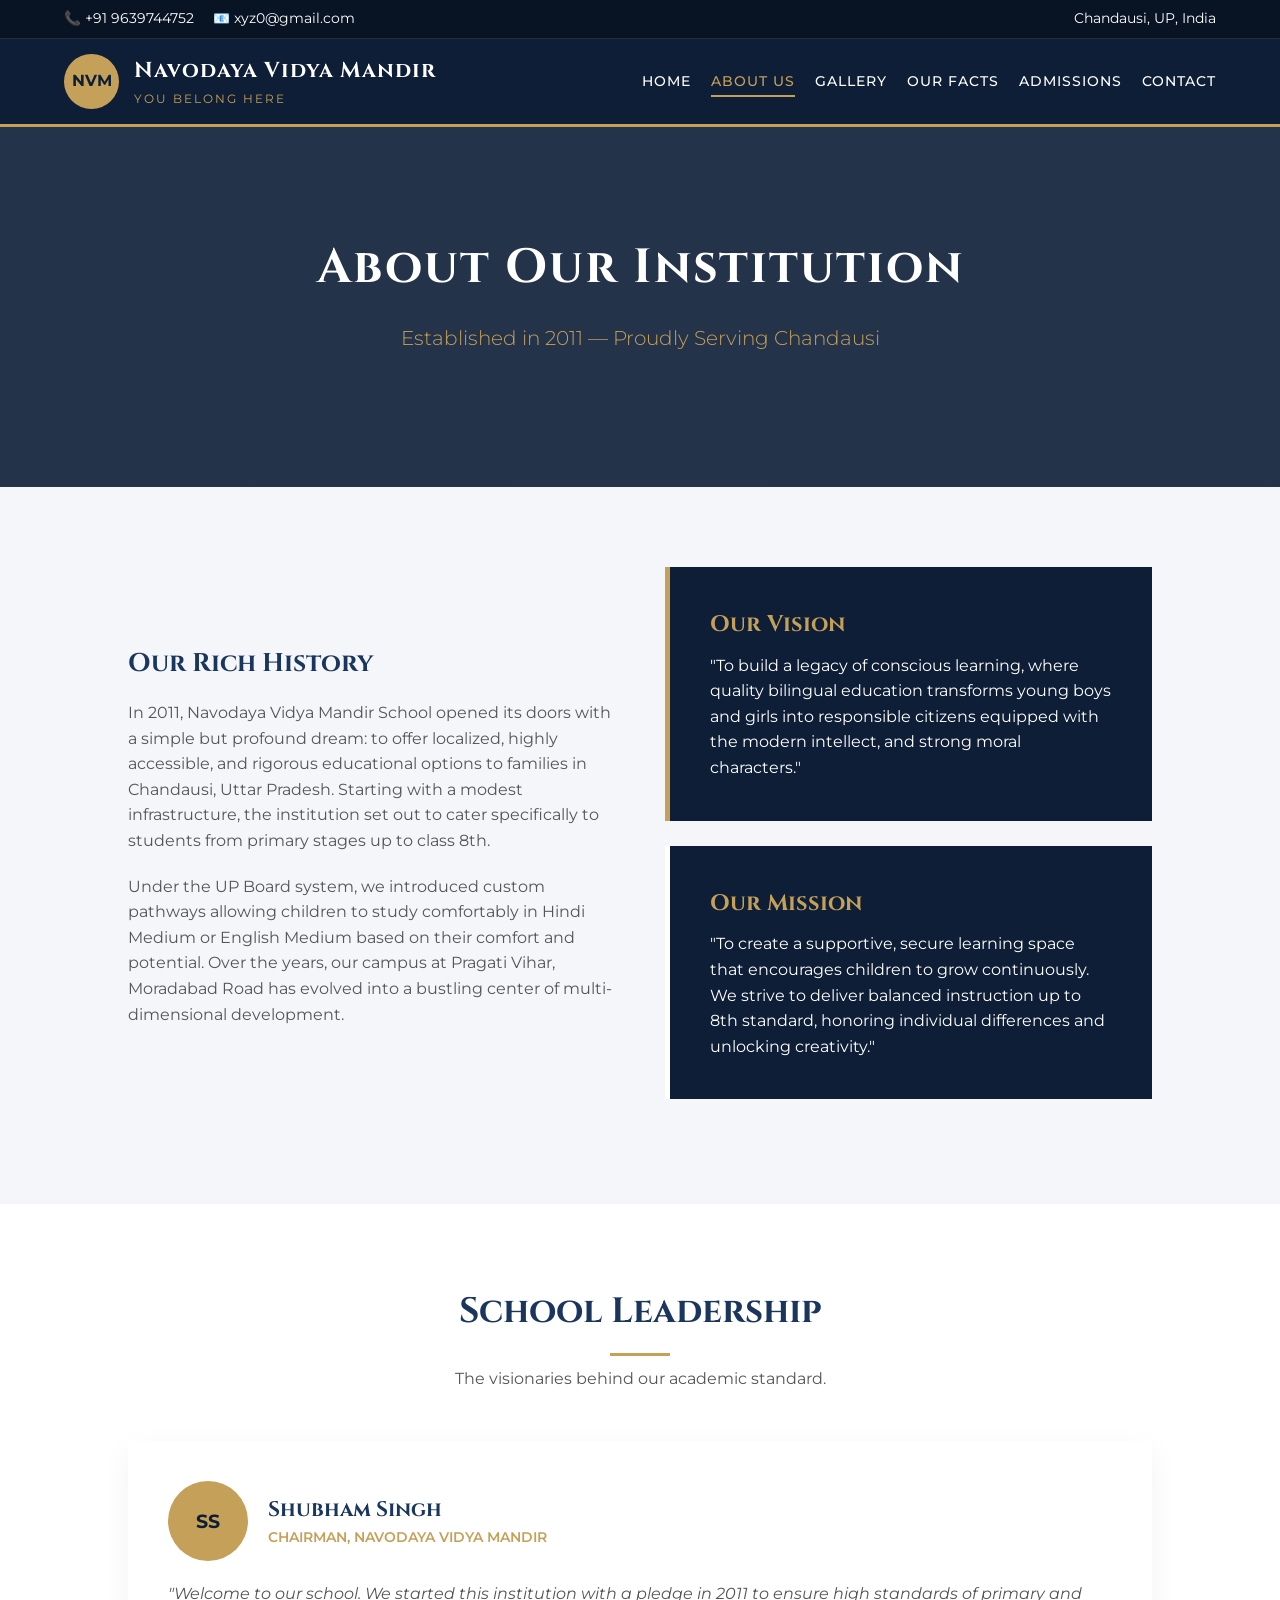
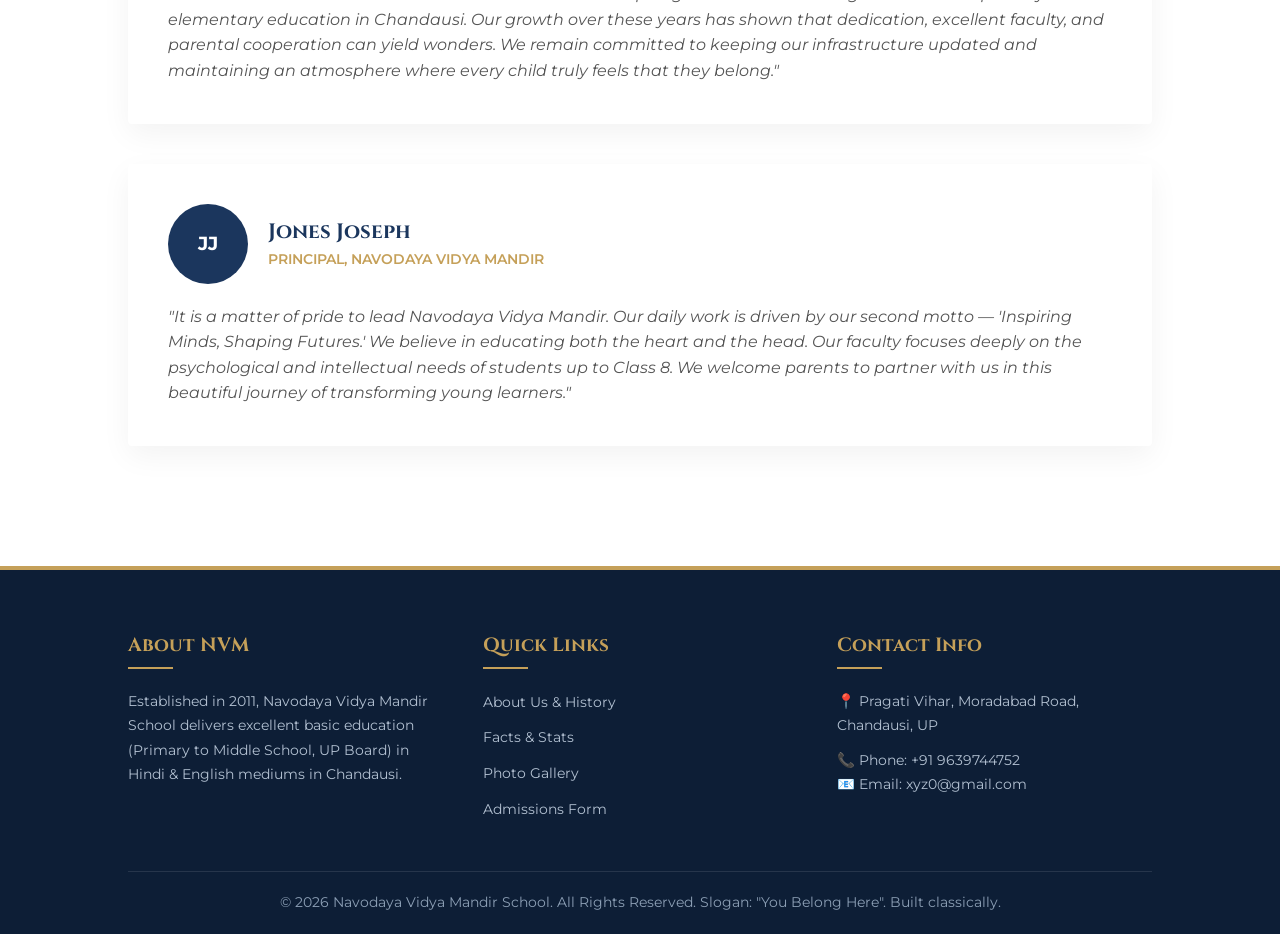
<file: about.html>
<!DOCTYPE html>
<html lang="en">
<head>
  <meta charset="UTF-8">
  <meta name="viewport" content="width=device-width, initial-scale=1.0">
  <title>About Us | Navodaya Vidya Mandir School</title>
  <link rel="stylesheet" href="style.css">
</head>
<body>

  <!-- Top Contact Bar -->
  <div class="top-bar">
    <div class="top-bar-contact">
      <span>📞 +91 9639744752</span>
      <span>📧 xyz0@gmail.com</span>
    </div>
    <div>Chandausi, UP, India</div>
  </div>

  <!-- Navigation Bar -->
  <header>
    <nav class="navbar">
      <div class="logo-container">
        <div class="logo-placeholder">NVM</div>
        <div class="logo-text">
          <h1>Navodaya Vidya Mandir</h1>
          <p>You Belong Here</p>
        </div>
      </div>
      <ul class="nav-links" id="nav-links">
        <li><a href="index.html">Home</a></li>
        <li><a href="about.html" class="active">About Us</a></li>
        <li><a href="gallery.html">Gallery</a></li>
        <li><a href="facts.html">Our Facts</a></li>
        <li><a href="admission.html">Admissions</a></li>
        <li><a href="contact.html">Contact</a></li>
      </ul>
      <div class="menu-toggle" id="mobile-menu">
        <span></span>
        <span></span>
        <span></span>
      </div>
    </nav>
  </header>

  <!-- Banner -->
  <section class="hero" style="height: 40vh; min-height: 250px; background: linear-gradient(rgba(13, 30, 54, 0.9), rgba(13, 30, 54, 0.9)), url('https://images.unsplash.com/photo-1427504494785-3a9ca7044f45?auto=format&fit=crop&w=1500&q=80') center/cover;">
    <h2>About Our Institution</h2>
    <p>Established in 2011 &mdash; Proudly Serving Chandausi</p>
  </section>

  <!-- History, Vision, Mission -->
  <section>
    <div class="two-column">
      <div class="about-content">
        <h4>Our Rich History</h4>
        <p>In 2011, Navodaya Vidya Mandir School opened its doors with a simple but profound dream: to offer localized, highly accessible, and rigorous educational options to families in Chandausi, Uttar Pradesh. Starting with a modest infrastructure, the institution set out to cater specifically to students from primary stages up to class 8th.</p>
        <p>Under the UP Board system, we introduced custom pathways allowing children to study comfortably in Hindi Medium or English Medium based on their comfort and potential. Over the years, our campus at Pragati Vihar, Moradabad Road has evolved into a bustling center of multi-dimensional development.</p>
      </div>
      <div>
        <div class="vision-mission-box">
          <h4>Our Vision</h4>
          <p>"To build a legacy of conscious learning, where quality bilingual education transforms young boys and girls into responsible citizens equipped with the modern intellect, and strong moral characters."</p>
        </div>
        <div class="vision-mission-box" style="border-left-color: var(--text-light);">
          <h4>Our Mission</h4>
          <p>"To create a supportive, secure learning space that encourages children to grow continuously. We strive to deliver balanced instruction up to 8th standard, honoring individual differences and unlocking creativity."</p>
        </div>
      </div>
    </div>
  </section>

  <!-- Principal & Chairman Messages -->
  <section style="background-color: var(--bg-white);">
    <div class="section-title">
      <h3>School Leadership</h3>
      <p>The visionaries behind our academic standard.</p>
    </div>

    <!-- Chairman Message -->
    <div class="message-card">
      <div class="message-header">
        <div class="logo-placeholder" style="font-size:1.2rem; width:80px; height:80px;">SS</div>
        <div class="message-title">
          <h4>Shubham Singh</h4>
          <p>Chairman, Navodaya Vidya Mandir</p>
        </div>
      </div>
      <div class="message-body">
        <p>"Welcome to our school. We started this institution with a pledge in 2011 to ensure high standards of primary and elementary education in Chandausi. Our growth over these years has shown that dedication, excellent faculty, and parental cooperation can yield wonders. We remain committed to keeping our infrastructure updated and maintaining an atmosphere where every child truly feels that they belong."</p>
      </div>
    </div>

    <!-- Principal Message -->
    <div class="message-card">
      <div class="message-header">
        <div class="logo-placeholder" style="font-size:1.2rem; width:80px; height:80px; background-color: var(--primary); color:white;">JJ</div>
        <div class="message-title">
          <h4>Jones Joseph</h4>
          <p>Principal, Navodaya Vidya Mandir</p>
        </div>
      </div>
      <div class="message-body">
        <p>"It is a matter of pride to lead Navodaya Vidya Mandir. Our daily work is driven by our second motto &mdash; 'Inspiring Minds, Shaping Futures.' We believe in educating both the heart and the head. Our faculty focuses deeply on the psychological and intellectual needs of students up to Class 8. We welcome parents to partner with us in this beautiful journey of transforming young learners."</p>
      </div>
    </div>
  </section>

  <!-- Footer -->
  <footer>
    <div class="footer-grid">
      <div class="footer-col">
        <h4>About NVM</h4>
        <p>Established in 2011, Navodaya Vidya Mandir School delivers excellent basic education (Primary to Middle School, UP Board) in Hindi & English mediums in Chandausi.</p>
      </div>
      <div class="footer-col">
        <h4>Quick Links</h4>
        <ul class="footer-links">
          <li><a href="about.html">About Us & History</a></li>
          <li><a href="facts.html">Facts & Stats</a></li>
          <li><a href="gallery.html">Photo Gallery</a></li>
          <li><a href="admission.html">Admissions Form</a></li>
        </ul>
      </div>
      <div class="footer-col">
        <h4>Contact Info</h4>
        <p>📍 Pragati Vihar, Moradabad Road, Chandausi, UP</p>
        <p style="margin-top: 10px;">📞 Phone: +91 9639744752</p>
        <p>📧 Email: xyz0@gmail.com</p>
      </div>
    </div>
    <div class="footer-bottom">
      <p>&copy; 2026 Navodaya Vidya Mandir School. All Rights Reserved. Slogan: "You Belong Here". Built classically.</p>
    </div>
  </footer>

  <script>
    const mobileMenu = document.getElementById('mobile-menu');
    const navLinks = document.getElementById('nav-links');
    mobileMenu.addEventListener('click', () => {
      navLinks.classList.toggle('active');
    });
  </script>
</body>
</html>
</file>
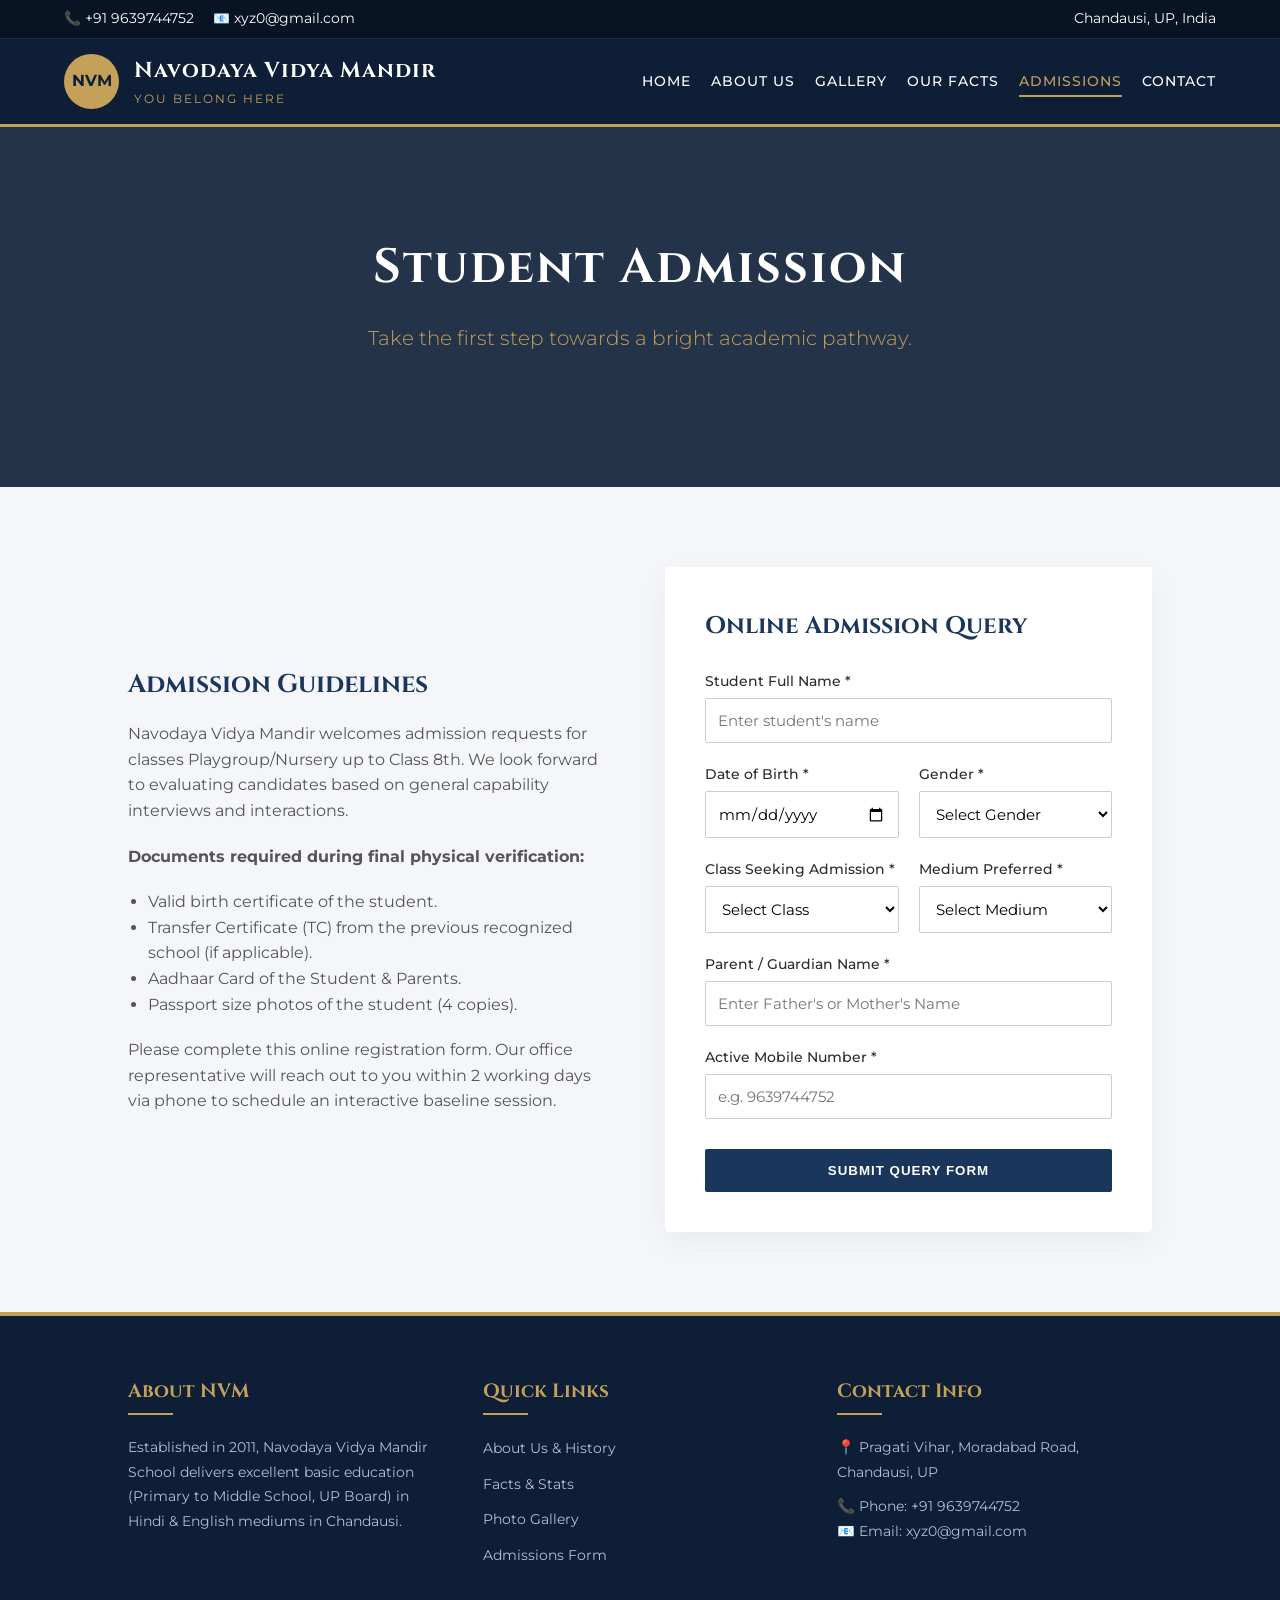
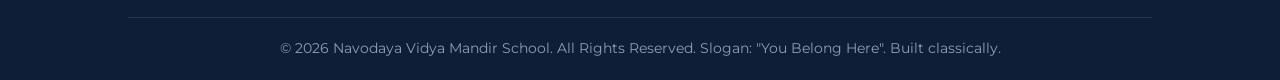
<file: admission.html>
<!DOCTYPE html>
<html lang="en">
<head>
  <meta charset="UTF-8">
  <meta name="viewport" content="width=device-width, initial-scale=1.0">
  <title>Admissions | Navodaya Vidya Mandir School</title>
  <link rel="stylesheet" href="style.css">
</head>
<body>

  <!-- Top Contact Bar -->
  <div class="top-bar">
    <div class="top-bar-contact">
      <span>📞 +91 9639744752</span>
      <span>📧 xyz0@gmail.com</span>
    </div>
    <div>Chandausi, UP, India</div>
  </div>

  <!-- Navigation Bar -->
  <header>
    <nav class="navbar">
      <div class="logo-container">
        <div class="logo-placeholder">NVM</div>
        <div class="logo-text">
          <h1>Navodaya Vidya Mandir</h1>
          <p>You Belong Here</p>
        </div>
      </div>
      <ul class="nav-links" id="nav-links">
        <li><a href="index.html">Home</a></li>
        <li><a href="about.html">About Us</a></li>
        <li><a href="gallery.html">Gallery</a></li>
        <li><a href="facts.html">Our Facts</a></li>
        <li><a href="admission.html" class="active">Admissions</a></li>
        <li><a href="contact.html">Contact</a></li>
      </ul>
      <div class="menu-toggle" id="mobile-menu">
        <span></span>
        <span></span>
        <span></span>
      </div>
    </nav>
  </header>

  <!-- Banner -->
  <section class="hero" style="height: 40vh; min-height: 250px; background: linear-gradient(rgba(13, 30, 54, 0.9), rgba(13, 30, 54, 0.9)), url('https://images.unsplash.com/photo-1543269865-cbf427effbad?auto=format&fit=crop&w=1500&q=80') center/cover;">
    <h2>Student Admission</h2>
    <p>Take the first step towards a bright academic pathway.</p>
  </section>

  <!-- Admission Form Section -->
  <section>
    <div class="two-column">
      <div class="about-content">
        <h4>Admission Guidelines</h4>
        <p>Navodaya Vidya Mandir welcomes admission requests for classes Playgroup/Nursery up to Class 8th. We look forward to evaluating candidates based on general capability interviews and interactions.</p>
        <p><strong>Documents required during final physical verification:</strong></p>
        <ul style="list-style-type: disc; margin-left: 20px; color: var(--text-muted); margin-bottom: 20px;">
          <li>Valid birth certificate of the student.</li>
          <li>Transfer Certificate (TC) from the previous recognized school (if applicable).</li>
          <li>Aadhaar Card of the Student & Parents.</li>
          <li>Passport size photos of the student (4 copies).</li>
        </ul>
        <p>Please complete this online registration form. Our office representative will reach out to you within 2 working days via phone to schedule an interactive baseline session.</p>
      </div>

      <!-- Online Form -->
      <div style="background-color: var(--bg-white); padding: 40px; box-shadow: 0 10px 30px rgba(0,0,0,0.05); border-radius: 4px;">
        <h4 style="font-family: var(--font-heading); font-size: 1.5rem; color: var(--primary); margin-bottom: 25px;">Online Admission Query</h4>
        
        <form action="#" method="POST" onsubmit="alert('Thank you for registering! We will contact you shortly.'); return false;">
          
          <div class="form-group">
            <label for="student-name">Student Full Name *</label>
            <input type="text" id="student-name" required placeholder="Enter student's name">
          </div>

          <div class="grid-2">
            <div class="form-group">
              <label for="dob">Date of Birth *</label>
              <input type="date" id="dob" required>
            </div>
            <div class="form-group">
              <label for="gender">Gender *</label>
              <select id="gender" required>
                <option value="">Select Gender</option>
                <option value="male">Male</option>
                <option value="female">Female</option>
                <option value="other">Other</option>
              </select>
            </div>
          </div>

          <div class="grid-2">
            <div class="form-group">
              <label for="class">Class Seeking Admission *</label>
              <select id="class" required>
                <option value="">Select Class</option>
                <option value="nursery">Nursery / Playgroup</option>
                <option value="lkg-ukg">LKG / UKG</option>
                <option value="1">Class 1</option>
                <option value="2">Class 2</option>
                <option value="3">Class 3</option>
                <option value="4">Class 4</option>
                <option value="5">Class 5</option>
                <option value="6">Class 6</option>
                <option value="7">Class 7</option>
                <option value="8">Class 8</option>
              </select>
            </div>
            <div class="form-group">
              <label for="medium">Medium Preferred *</label>
              <select id="medium" required>
                <option value="">Select Medium</option>
                <option value="english">English Medium</option>
                <option value="hindi">Hindi Medium</option>
              </select>
            </div>
          </div>

          <div class="form-group">
            <label for="parent-name">Parent / Guardian Name *</label>
            <input type="text" id="parent-name" required placeholder="Enter Father's or Mother's Name">
          </div>

          <div class="form-group">
            <label for="phone">Active Mobile Number *</label>
            <input type="tel" id="phone" required placeholder="e.g. 9639744752" pattern="[0-9]{10}">
          </div>

          <button type="submit" class="btn btn-dark" style="width: 100%; margin-top: 10px;">Submit Query Form</button>
        </form>
      </div>
    </div>
  </section>

  <!-- Footer -->
  <footer>
    <div class="footer-grid">
      <div class="footer-col">
        <h4>About NVM</h4>
        <p>Established in 2011, Navodaya Vidya Mandir School delivers excellent basic education (Primary to Middle School, UP Board) in Hindi & English mediums in Chandausi.</p>
      </div>
      <div class="footer-col">
        <h4>Quick Links</h4>
        <ul class="footer-links">
          <li><a href="about.html">About Us & History</a></li>
          <li><a href="facts.html">Facts & Stats</a></li>
          <li><a href="gallery.html">Photo Gallery</a></li>
          <li><a href="admission.html">Admissions Form</a></li>
        </ul>
      </div>
      <div class="footer-col">
        <h4>Contact Info</h4>
        <p>📍 Pragati Vihar, Moradabad Road, Chandausi, UP</p>
        <p style="margin-top: 10px;">📞 Phone: +91 9639744752</p>
        <p>📧 Email: xyz0@gmail.com</p>
      </div>
    </div>
    <div class="footer-bottom">
      <p>&copy; 2026 Navodaya Vidya Mandir School. All Rights Reserved. Slogan: "You Belong Here". Built classically.</p>
    </div>
  </footer>

  <script>
    const mobileMenu = document.getElementById('mobile-menu');
    const navLinks = document.getElementById('nav-links');
    mobileMenu.addEventListener('click', () => {
      navLinks.classList.toggle('active');
    });
  </script>
</body>
</html>
</file>
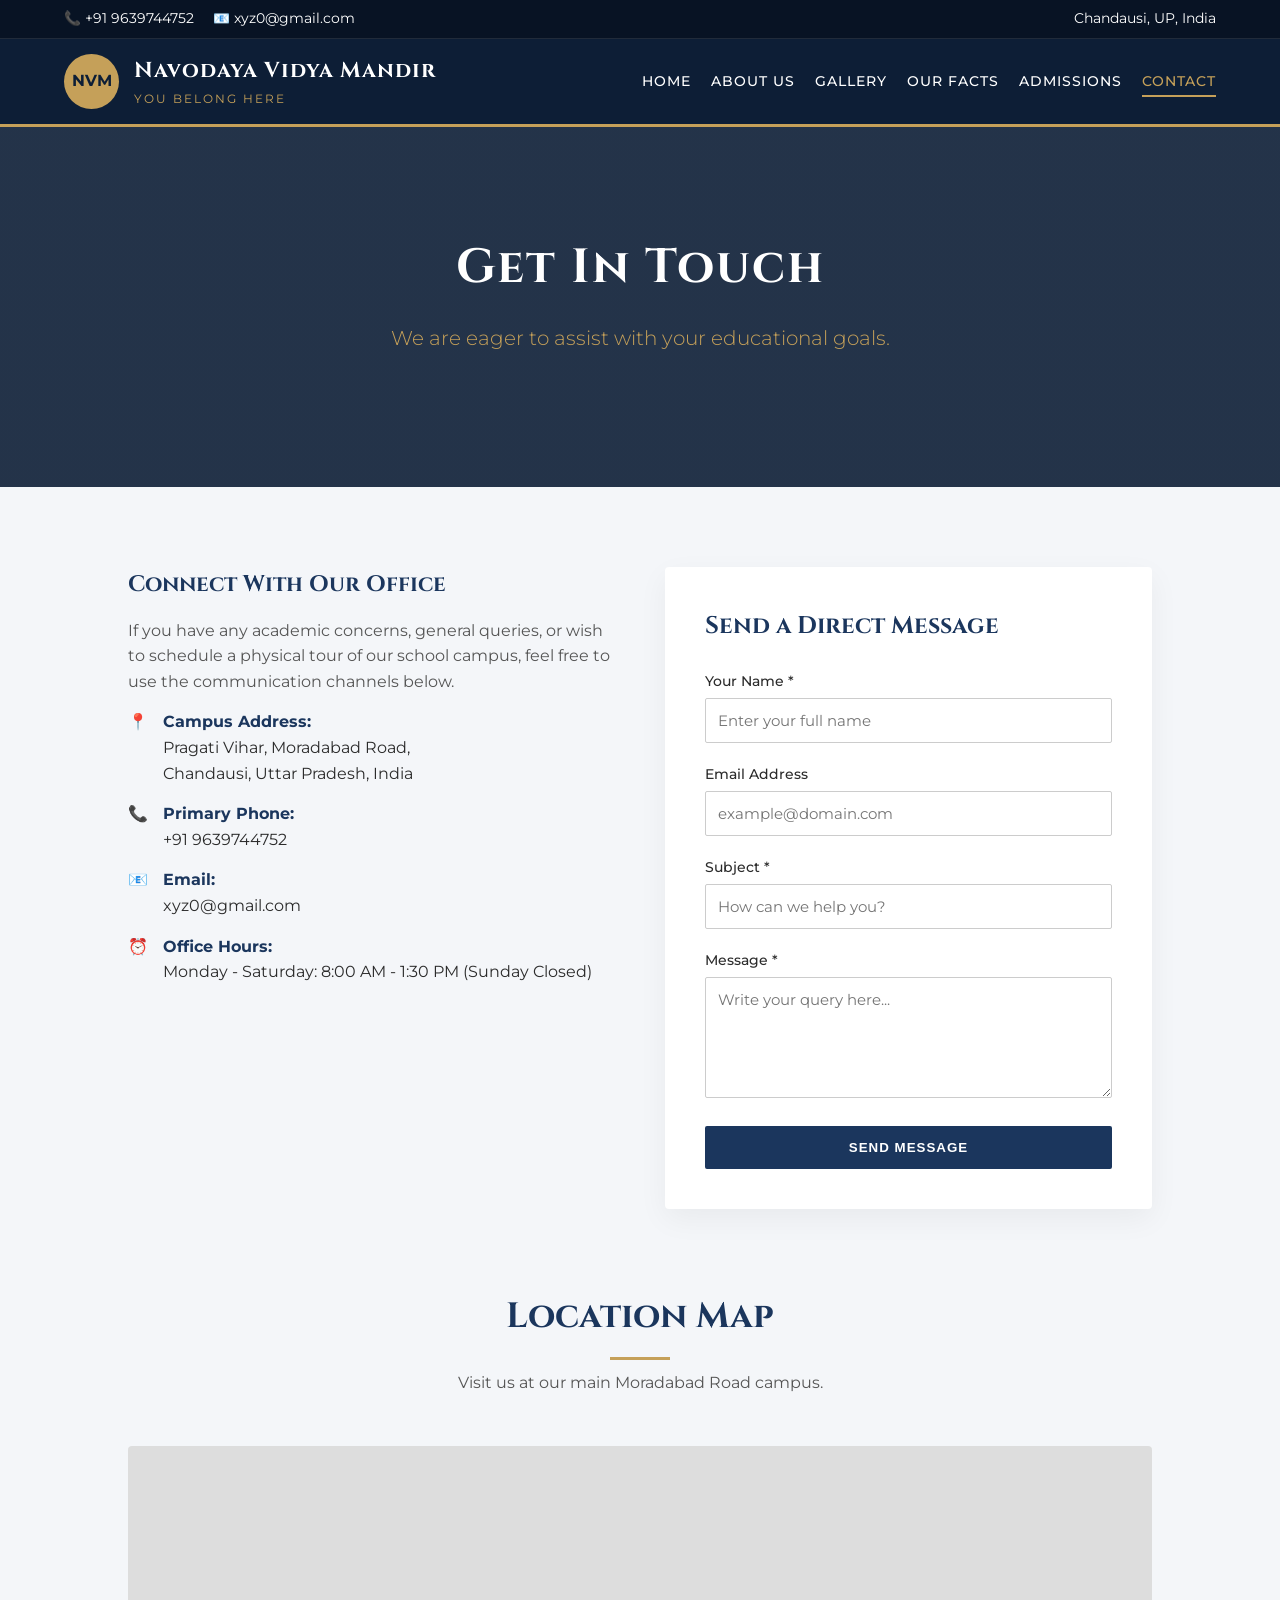
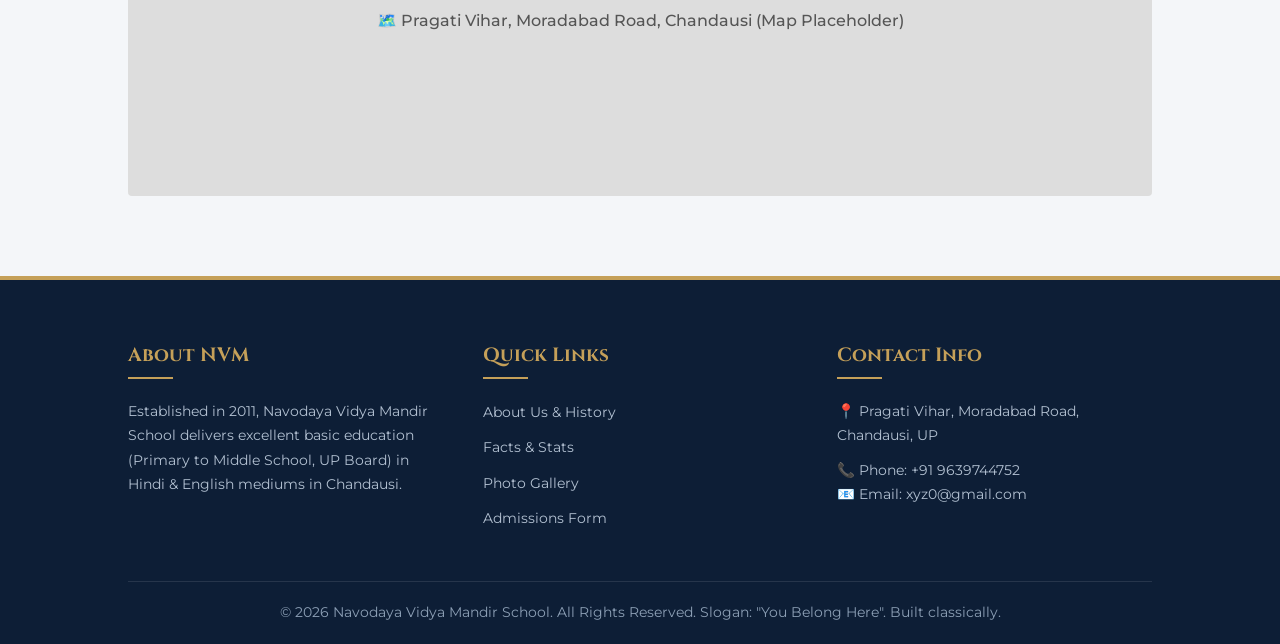
<file: contact.html>
<!DOCTYPE html>
<html lang="en">
<head>
  <meta charset="UTF-8">
  <meta name="viewport" content="width=device-width, initial-scale=1.0">
  <title>Contact Us | Navodaya Vidya Mandir School</title>
  <link rel="stylesheet" href="style.css">
</head>
<body>

  <!-- Top Contact Bar -->
  <div class="top-bar">
    <div class="top-bar-contact">
      <span>📞 +91 9639744752</span>
      <span>📧 xyz0@gmail.com</span>
    </div>
    <div>Chandausi, UP, India</div>
  </div>

  <!-- Navigation Bar -->
  <header>
    <nav class="navbar">
      <div class="logo-container">
        <div class="logo-placeholder">NVM</div>
        <div class="logo-text">
          <h1>Navodaya Vidya Mandir</h1>
          <p>You Belong Here</p>
        </div>
      </div>
      <ul class="nav-links" id="nav-links">
        <li><a href="index.html">Home</a></li>
        <li><a href="about.html">About Us</a></li>
        <li><a href="gallery.html">Gallery</a></li>
        <li><a href="facts.html">Our Facts</a></li>
        <li><a href="admission.html">Admissions</a></li>
        <li><a href="contact.html" class="active">Contact</a></li>
      </ul>
      <div class="menu-toggle" id="mobile-menu">
        <span></span>
        <span></span>
        <span></span>
      </div>
    </nav>
  </header>

  <!-- Banner -->
  <section class="hero" style="height: 40vh; min-height: 250px; background: linear-gradient(rgba(13, 30, 54, 0.9), rgba(13, 30, 54, 0.9)), url('https://images.unsplash.com/photo-1534536281715-e28d76689b4d?auto=format&fit=crop&w=1500&q=80') center/cover;">
    <h2>Get In Touch</h2>
    <p>We are eager to assist with your educational goals.</p>
  </section>

  <!-- Contact Details & Form -->
  <section>
    <div class="contact-container">
      
      <!-- Left Box -->
      <div class="contact-info">
        <h4>Connect With Our Office</h4>
        <p>If you have any academic concerns, general queries, or wish to schedule a physical tour of our school campus, feel free to use the communication channels below.</p>
        
        <ul class="contact-details-list">
          <li>
            <span>📍</span>
            <div>
              <strong>Campus Address:</strong><br>
              Pragati Vihar, Moradabad Road,<br>
              Chandausi, Uttar Pradesh, India
            </div>
          </li>
          <li>
            <span>📞</span>
            <div>
              <strong>Primary Phone:</strong><br>
              +91 9639744752
            </div>
          </li>
          <li>
            <span>📧</span>
            <div>
              <strong>Email:</strong><br>
              xyz0@gmail.com
            </div>
          </li>
          <li>
            <span>⏰</span>
            <div>
              <strong>Office Hours:</strong><br>
              Monday - Saturday: 8:00 AM - 1:30 PM (Sunday Closed)
            </div>
          </li>
        </ul>
      </div>

      <!-- Right Box (Simple Form) -->
      <div style="background-color: var(--bg-white); padding: 40px; box-shadow: 0 10px 30px rgba(0,0,0,0.05); border-radius: 4px;">
        <h4 style="font-family: var(--font-heading); font-size: 1.5rem; color: var(--primary); margin-bottom: 25px;">Send a Direct Message</h4>
        
        <form action="#" method="POST" onsubmit="alert('Thank you! Your message has been sent successfully.'); return false;">
          <div class="form-group">
            <label for="name">Your Name *</label>
            <input type="text" id="name" required placeholder="Enter your full name">
          </div>

          <div class="form-group">
            <label for="email">Email Address</label>
            <input type="email" id="email" placeholder="example@domain.com">
          </div>

          <div class="form-group">
            <label for="subject">Subject *</label>
            <input type="text" id="subject" required placeholder="How can we help you?">
          </div>

          <div class="form-group">
            <label for="message">Message *</label>
            <textarea id="message" rows="5" required placeholder="Write your query here..."></textarea>
          </div>

          <button type="submit" class="btn btn-dark" style="width: 100%;">Send Message</button>
        </form>
      </div>

    </div>
  </section>

  <!-- Google Map Placeholder -->
  <section style="padding-top: 0;">
    <div class="section-title">
      <h3>Location Map</h3>
      <p>Visit us at our main Moradabad Road campus.</p>
    </div>
    <div style="width: 100%; height: 350px; background-color: #ddd; border-radius: 4px; display: flex; align-items: center; justify-content: center;">
      <!-- Real maps can be embedded here easily with an iframe -->
      <p style="color: var(--text-muted); font-weight: 500;">🗺️ Pragati Vihar, Moradabad Road, Chandausi (Map Placeholder)</p>
    </div>
  </section>

  <!-- Footer -->
  <footer>
    <div class="footer-grid">
      <div class="footer-col">
        <h4>About NVM</h4>
        <p>Established in 2011, Navodaya Vidya Mandir School delivers excellent basic education (Primary to Middle School, UP Board) in Hindi & English mediums in Chandausi.</p>
      </div>
      <div class="footer-col">
        <h4>Quick Links</h4>
        <ul class="footer-links">
          <li><a href="about.html">About Us & History</a></li>
          <li><a href="facts.html">Facts & Stats</a></li>
          <li><a href="gallery.html">Photo Gallery</a></li>
          <li><a href="admission.html">Admissions Form</a></li>
        </ul>
      </div>
      <div class="footer-col">
        <h4>Contact Info</h4>
        <p>📍 Pragati Vihar, Moradabad Road, Chandausi, UP</p>
        <p style="margin-top: 10px;">📞 Phone: +91 9639744752</p>
        <p>📧 Email: xyz0@gmail.com</p>
      </div>
    </div>
    <div class="footer-bottom">
      <p>&copy; 2026 Navodaya Vidya Mandir School. All Rights Reserved. Slogan: "You Belong Here". Built classically.</p>
    </div>
  </footer>

  <script>
    const mobileMenu = document.getElementById('mobile-menu');
    const navLinks = document.getElementById('nav-links');
    mobileMenu.addEventListener('click', () => {
      navLinks.classList.toggle('active');
    });
  </script>
</body>
</html>
</file>
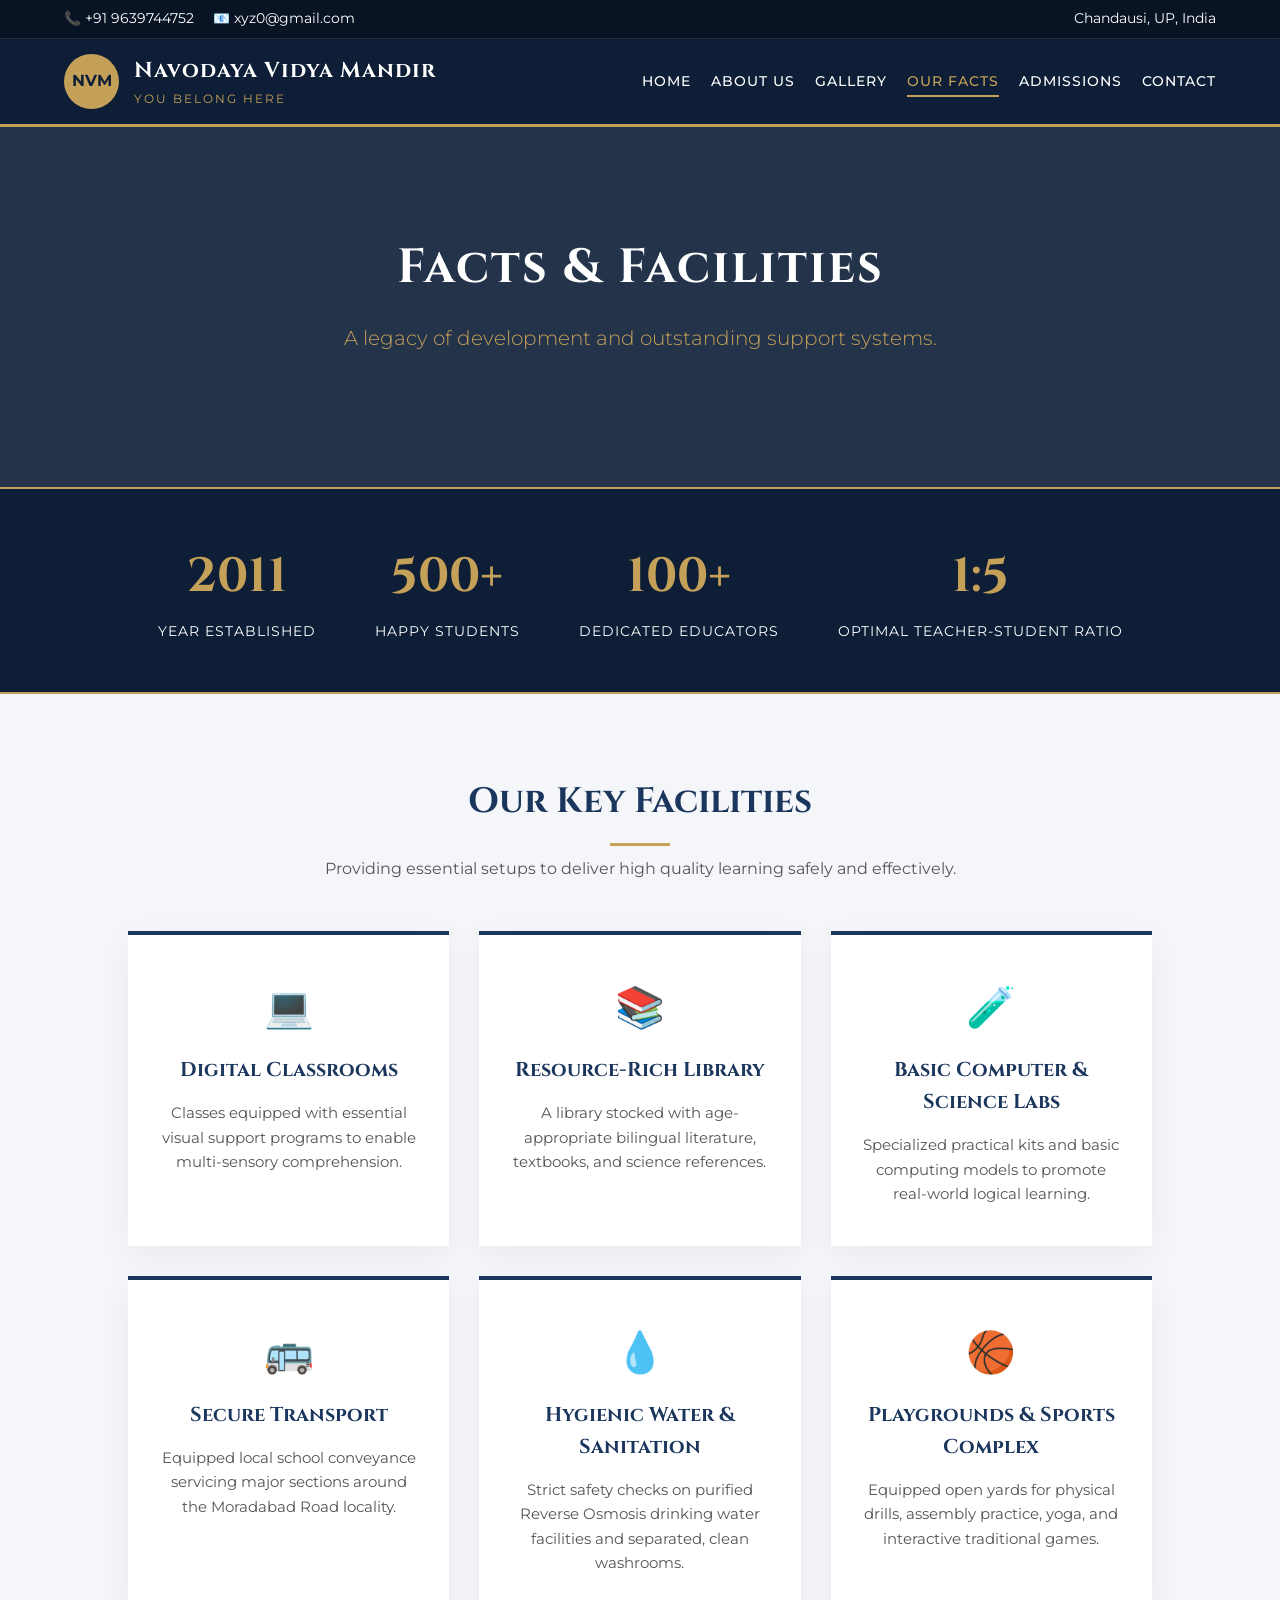
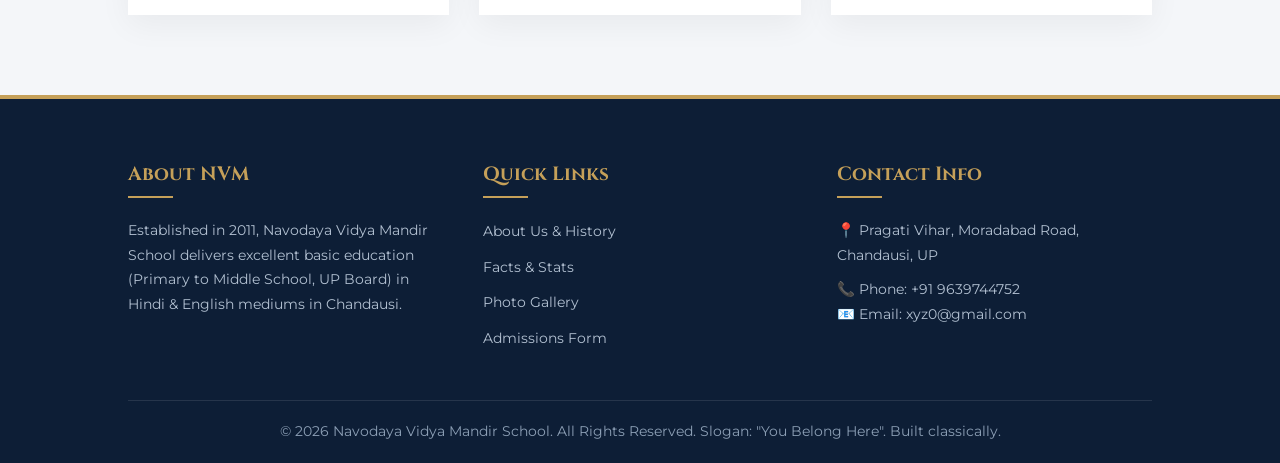
<file: facts.html>
<!DOCTYPE html>
<html lang="en">
<head>
  <meta charset="UTF-8">
  <meta name="viewport" content="width=device-width, initial-scale=1.0">
  <title>School Facts & Facilities | Navodaya Vidya Mandir School</title>
  <link rel="stylesheet" href="style.css">
</head>
<body>

  <!-- Top Contact Bar -->
  <div class="top-bar">
    <div class="top-bar-contact">
      <span>📞 +91 9639744752</span>
      <span>📧 xyz0@gmail.com</span>
    </div>
    <div>Chandausi, UP, India</div>
  </div>

  <!-- Navigation Bar -->
  <header>
    <nav class="navbar">
      <div class="logo-container">
        <div class="logo-placeholder">NVM</div>
        <div class="logo-text">
          <h1>Navodaya Vidya Mandir</h1>
          <p>You Belong Here</p>
        </div>
      </div>
      <ul class="nav-links" id="nav-links">
        <li><a href="index.html">Home</a></li>
        <li><a href="about.html">About Us</a></li>
        <li><a href="gallery.html">Gallery</a></li>
        <li><a href="facts.html" class="active">Our Facts</a></li>
        <li><a href="admission.html">Admissions</a></li>
        <li><a href="contact.html">Contact</a></li>
      </ul>
      <div class="menu-toggle" id="mobile-menu">
        <span></span>
        <span></span>
        <span></span>
      </div>
    </nav>
  </header>

  <!-- Banner -->
  <section class="hero" style="height: 40vh; min-height: 250px; background: linear-gradient(rgba(13, 30, 54, 0.9), rgba(13, 30, 54, 0.9)), url('https://images.unsplash.com/photo-1588072432836-e10032774350?auto=format&fit=crop&w=1500&q=80') center/cover;">
    <h2>Facts & Facilities</h2>
    <p>A legacy of development and outstanding support systems.</p>
  </section>

  <!-- Stats Bar -->
  <div class="stats-section">
    <div class="stat-item">
      <h3>2011</h3>
      <p>Year Established</p>
    </div>
    <div class="stat-item">
      <h3>500+</h3>
      <p>Happy Students</p>
    </div>
    <div class="stat-item">
      <h3>100+</h3>
      <p>Dedicated Educators</p>
    </div>
    <div class="stat-item">
      <h3>1:5</h3>
      <p>Optimal Teacher-Student Ratio</p>
    </div>
  </div>

  <!-- Key Facilities Section -->
  <section>
    <div class="section-title">
      <h3>Our Key Facilities</h3>
      <p>Providing essential setups to deliver high quality learning safely and effectively.</p>
    </div>

    <div class="overview-grid">
      <!-- Facility 1 -->
      <div class="overview-card">
        <div style="font-size: 2.5rem; color: var(--accent); margin-bottom: 10px;">💻</div>
        <h4>Digital Classrooms</h4>
        <p>Classes equipped with essential visual support programs to enable multi-sensory comprehension.</p>
      </div>

      <!-- Facility 2 -->
      <div class="overview-card">
        <div style="font-size: 2.5rem; color: var(--accent); margin-bottom: 10px;">📚</div>
        <h4>Resource-Rich Library</h4>
        <p>A library stocked with age-appropriate bilingual literature, textbooks, and science references.</p>
      </div>

      <!-- Facility 3 -->
      <div class="overview-card">
        <div style="font-size: 2.5rem; color: var(--accent); margin-bottom: 10px;">🧪</div>
        <h4>Basic Computer & Science Labs</h4>
        <p>Specialized practical kits and basic computing models to promote real-world logical learning.</p>
      </div>

      <!-- Facility 4 -->
      <div class="overview-card">
        <div style="font-size: 2.5rem; color: var(--accent); margin-bottom: 10px;">🚌</div>
        <h4>Secure Transport</h4>
        <p>Equipped local school conveyance servicing major sections around the Moradabad Road locality.</p>
      </div>

      <!-- Facility 5 -->
      <div class="overview-card">
        <div style="font-size: 2.5rem; color: var(--accent); margin-bottom: 10px;">💧</div>
        <h4>Hygienic Water & Sanitation</h4>
        <p>Strict safety checks on purified Reverse Osmosis drinking water facilities and separated, clean washrooms.</p>
      </div>

      <!-- Facility 6 -->
      <div class="overview-card">
        <div style="font-size: 2.5rem; color: var(--accent); margin-bottom: 10px;">🏀</div>
        <h4>Playgrounds & Sports Complex</h4>
        <p>Equipped open yards for physical drills, assembly practice, yoga, and interactive traditional games.</p>
      </div>
    </div>
  </section>

  <!-- Footer -->
  <footer>
    <div class="footer-grid">
      <div class="footer-col">
        <h4>About NVM</h4>
        <p>Established in 2011, Navodaya Vidya Mandir School delivers excellent basic education (Primary to Middle School, UP Board) in Hindi & English mediums in Chandausi.</p>
      </div>
      <div class="footer-col">
        <h4>Quick Links</h4>
        <ul class="footer-links">
          <li><a href="about.html">About Us & History</a></li>
          <li><a href="facts.html">Facts & Stats</a></li>
          <li><a href="gallery.html">Photo Gallery</a></li>
          <li><a href="admission.html">Admissions Form</a></li>
        </ul>
      </div>
      <div class="footer-col">
        <h4>Contact Info</h4>
        <p>📍 Pragati Vihar, Moradabad Road, Chandausi, UP</p>
        <p style="margin-top: 10px;">📞 Phone: +91 9639744752</p>
        <p>📧 Email: xyz0@gmail.com</p>
      </div>
    </div>
    <div class="footer-bottom">
      <p>&copy; 2026 Navodaya Vidya Mandir School. All Rights Reserved. Slogan: "You Belong Here". Built classically.</p>
    </div>
  </footer>

  <script>
    const mobileMenu = document.getElementById('mobile-menu');
    const navLinks = document.getElementById('nav-links');
    mobileMenu.addEventListener('click', () => {
      navLinks.classList.toggle('active');
    });
  </script>
</body>
</html>
</file>
<file: style.css>
/* --- Google Fonts --- */
@import url('https://fonts.googleapis.com/css2?family=Cinzel:wght@400;600;700&family=Montserrat:wght@300;400;500;600;700&display=swap');

/* --- CSS Variables --- */
:root {
  --primary: #1B365D;       /* Classy Navy Blue */
  --secondary: #0D1E36;     /* Dark Navy */
  --accent: #C5A059;        /* Classic Gold */
  --accent-hover: #A38043;
  --bg-light: #F4F6F9;      /* Off-white background */
  --bg-white: #FFFFFF;
  --text-dark: #2B2B2B;
  --text-light: #FFFFFF;
  --text-muted: #555555;
  --font-heading: 'Cinzel', serif;
  --font-body: 'Montserrat', sans-serif;
  --transition: all 0.3s ease;
}

/* --- Global Reset --- */
* {
  margin: 0;
  padding: 0;
  box-sizing: border-box;
}

body {
  font-family: var(--font-body);
  color: var(--text-dark);
  background-color: var(--bg-light);
  line-height: 1.6;
}

a {
  text-decoration: none;
  color: inherit;
}

ul {
  list-style: none;
}

img {
  max-width: 100%;
  display: block;
}

/* --- Header & Navigation --- */
header {
  background-color: var(--secondary);
  border-bottom: 3px solid var(--accent);
  position: sticky;
  top: 0;
  z-index: 1000;
}

.top-bar {
  background-color: #081324;
  color: var(--text-light);
  padding: 8px 5%;
  display: flex;
  justify-content: space-between;
  font-size: 0.85rem;
  border-bottom: 1px solid rgba(255, 255, 255, 0.1);
}

.top-bar-contact span {
  margin-right: 15px;
}

.navbar {
  display: flex;
  justify-content: space-between;
  align-items: center;
  padding: 15px 5%;
}

.logo-container {
  display: flex;
  align-items: center;
  gap: 15px;
}

.logo-placeholder {
  width: 55px;
  height: 55px;
  background-color: var(--accent);
  border-radius: 50%;
  display: flex;
  align-items: center;
  justify-content: center;
  font-weight: bold;
  color: var(--secondary);
}

.logo-text h1 {
  font-family: var(--font-heading);
  color: var(--text-light);
  font-size: 1.35rem;
  letter-spacing: 1px;
}

.logo-text p {
  color: var(--accent);
  font-size: 0.75rem;
  letter-spacing: 2px;
  text-transform: uppercase;
}

.nav-links {
  display: flex;
  gap: 20px;
}

.nav-links a {
  color: var(--text-light);
  font-weight: 500;
  font-size: 0.9rem;
  text-transform: uppercase;
  letter-spacing: 1px;
  transition: var(--transition);
  padding: 5px 0;
  border-bottom: 2px solid transparent;
}

.nav-links a:hover,
.nav-links a.active {
  color: var(--accent);
  border-bottom: 2px solid var(--accent);
}

.menu-toggle {
  display: none;
  flex-direction: column;
  gap: 5px;
  cursor: pointer;
}

.menu-toggle span {
  width: 25px;
  height: 3px;
  background-color: var(--text-light);
  transition: var(--transition);
}

/* --- Hero Banner --- */
.hero {
  background: linear-gradient(rgba(13, 30, 54, 0.85), rgba(13, 30, 54, 0.85)), 
              url('https://images.unsplash.com/photo-1523050854058-8df90110c9f1?auto=format&fit=crop&w=1500&q=80') center/cover no-repeat;
  height: 70vh;
  display: flex;
  flex-direction: column;
  justify-content: center;
  align-items: center;
  text-align: center;
  color: var(--text-light);
  padding: 0 20px;
}

.hero h2 {
  font-family: var(--font-heading);
  font-size: 3rem;
  margin-bottom: 15px;
  letter-spacing: 2px;
}

.hero p {
  font-size: 1.25rem;
  margin-bottom: 30px;
  color: var(--accent);
  font-weight: 300;
}

.btn {
  display: inline-block;
  background-color: var(--accent);
  color: var(--secondary);
  padding: 12px 30px;
  font-weight: 600;
  text-transform: uppercase;
  letter-spacing: 1px;
  border: 2px solid var(--accent);
  transition: var(--transition);
  border-radius: 2px;
}

.btn:hover {
  background-color: transparent;
  color: var(--text-light);
}

.btn-dark {
  background-color: var(--primary);
  color: var(--text-light);
  border-color: var(--primary);
}

.btn-dark:hover {
  background-color: transparent;
  color: var(--primary);
}

/* --- Content Sections --- */
section {
  padding: 80px 10%;
}

.section-title {
  text-align: center;
  margin-bottom: 50px;
}

.section-title h3 {
  font-family: var(--font-heading);
  font-size: 2.2rem;
  color: var(--primary);
  position: relative;
  display: inline-block;
  padding-bottom: 15px;
}

.section-title h3::after {
  content: '';
  position: absolute;
  bottom: 0;
  left: 50%;
  transform: translateX(-50%);
  width: 60px;
  height: 3px;
  background-color: var(--accent);
}

.section-title p {
  color: var(--text-muted);
  margin-top: 10px;
}

/* --- Features / Overview Grid --- */
.overview-grid {
  display: grid;
  grid-template-columns: repeat(auto-fit, minmax(280px, 1fr));
  gap: 30px;
}

.overview-card {
  background-color: var(--bg-white);
  padding: 40px 30px;
  text-align: center;
  border-top: 4px solid var(--primary);
  box-shadow: 0 10px 30px rgba(0, 0, 0, 0.05);
  transition: var(--transition);
}

.overview-card:hover {
  transform: translateY(-5px);
  border-top-color: var(--accent);
}

.overview-card h4 {
  font-family: var(--font-heading);
  font-size: 1.25rem;
  margin: 15px 0;
  color: var(--primary);
}

.overview-card p {
  font-size: 0.95rem;
  color: var(--text-muted);
}

/* --- History, Vision & Mission Layouts --- */
.two-column {
  display: grid;
  grid-template-columns: 1fr 1fr;
  gap: 50px;
  align-items: center;
}

.about-content h4 {
  font-family: var(--font-heading);
  font-size: 1.6rem;
  color: var(--primary);
  margin-bottom: 15px;
}

.about-content p {
  margin-bottom: 20px;
  color: var(--text-muted);
}

.vision-mission-box {
  background-color: var(--secondary);
  color: var(--text-light);
  padding: 40px;
  border-left: 5px solid var(--accent);
  margin-bottom: 25px;
}

.vision-mission-box h4 {
  font-family: var(--font-heading);
  color: var(--accent);
  font-size: 1.4rem;
  margin-bottom: 10px;
}

/* --- Stats Bar --- */
.stats-section {
  background-color: var(--secondary);
  color: var(--text-light);
  display: flex;
  justify-content: space-around;
  flex-wrap: wrap;
  padding: 50px 10%;
  text-align: center;
  border-top: 2px solid var(--accent);
  border-bottom: 2px solid var(--accent);
}

.stat-item h3 {
  font-family: var(--font-heading);
  font-size: 3rem;
  color: var(--accent);
}

.stat-item p {
  text-transform: uppercase;
  font-size: 0.85rem;
  letter-spacing: 1px;
  margin-top: 5px;
}

/* --- Messages (Principal / Chairman) --- */
.message-card {
  background-color: var(--bg-white);
  box-shadow: 0 10px 30px rgba(0, 0, 0, 0.05);
  padding: 40px;
  border-radius: 4px;
  margin-bottom: 40px;
}

.message-header {
  display: flex;
  align-items: center;
  gap: 20px;
  margin-bottom: 20px;
}

.message-avatar {
  width: 80px;
  height: 80px;
  background-color: #ddd;
  border-radius: 50%;
  object-fit: cover;
  border: 3px solid var(--accent);
}

.message-title h4 {
  font-family: var(--font-heading);
  font-size: 1.3rem;
  color: var(--primary);
}

.message-title p {
  color: var(--accent);
  font-weight: 600;
  font-size: 0.85rem;
  text-transform: uppercase;
}

.message-body {
  font-style: italic;
  color: var(--text-muted);
}

/* --- Gallery Grid --- */
.gallery-grid {
  display: grid;
  grid-template-columns: repeat(auto-fill, minmax(300px, 1fr));
  gap: 20px;
}

.gallery-item {
  position: relative;
  overflow: hidden;
  height: 250px;
  box-shadow: 0 5px 15px rgba(0,0,0,0.1);
}

.gallery-item img {
  width: 100%;
  height: 100%;
  object-fit: cover;
  transition: var(--transition);
}

.gallery-item:hover img {
  transform: scale(1.1);
}

.gallery-overlay {
  position: absolute;
  top: 0;
  left: 0;
  width: 100%;
  height: 100%;
  background: rgba(13, 30, 54, 0.85);
  display: flex;
  align-items: center;
  justify-content: center;
  opacity: 0;
  transition: var(--transition);
}

.gallery-item:hover class-overlay,
.gallery-item:hover .gallery-overlay {
  opacity: 1;
}

.gallery-overlay p {
  color: var(--accent);
  font-family: var(--font-heading);
  font-weight: 600;
}

/* --- Contact Us & Forms --- */
.contact-container {
  display: grid;
  grid-template-columns: 1fr 1fr;
  gap: 50px;
}

.contact-info h4 {
  font-family: var(--font-heading);
  font-size: 1.4rem;
  color: var(--primary);
  margin-bottom: 15px;
}

.contact-info p {
  margin-bottom: 15px;
  color: var(--text-muted);
}

.contact-details-list li {
  margin-bottom: 15px;
  display: flex;
  align-items: flex-start;
  gap: 15px;
}

.contact-details-list strong {
  color: var(--primary);
}

/* Forms (Contact and Admission) */
.form-group {
  margin-bottom: 20px;
}

.form-group label {
  display: block;
  font-weight: 500;
  margin-bottom: 5px;
  font-size: 0.9rem;
}

.form-group input,
.form-group select,
.form-group textarea {
  width: 100%;
  padding: 12px;
  border: 1px solid #CCC;
  border-radius: 2px;
  font-family: var(--font-body);
  font-size: 0.95rem;
  background-color: var(--bg-white);
}

.form-group input:focus,
.form-group select:focus,
.form-group textarea:focus {
  outline: none;
  border-color: var(--primary);
}

.grid-2 {
  display: grid;
  grid-template-columns: 1fr 1fr;
  gap: 20px;
}

/* --- Footer --- */
footer {
  background-color: var(--secondary);
  color: var(--text-light);
  padding: 60px 10% 20px;
  border-top: 4px solid var(--accent);
}

.footer-grid {
  display: grid;
  grid-template-columns: repeat(auto-fit, minmax(220px, 1fr));
  gap: 40px;
  margin-bottom: 40px;
}

.footer-col h4 {
  font-family: var(--font-heading);
  font-size: 1.2rem;
  color: var(--accent);
  margin-bottom: 20px;
  position: relative;
  padding-bottom: 8px;
}

.footer-col h4::after {
  content: '';
  position: absolute;
  bottom: 0;
  left: 0;
  width: 45px;
  height: 2px;
  background-color: var(--accent);
}

.footer-col p {
  font-size: 0.9rem;
  line-height: 1.7;
  color: #B2C0D1;
}

.footer-links li {
  margin-bottom: 10px;
}

.footer-links a {
  font-size: 0.9rem;
  color: #B2C0D1;
  transition: var(--transition);
}

.footer-links a:hover {
  color: var(--accent);
  padding-left: 5px;
}

.footer-bottom {
  text-align: center;
  padding-top: 20px;
  border-top: 1px solid rgba(255, 255, 255, 0.1);
  font-size: 0.85rem;
  color: #8C9FB5;
}

/* --- Responsive Adjustments --- */
@media (max-width: 992px) {
  .two-column, .contact-container {
    grid-template-columns: 1fr;
    gap: 40px;
  }
}

@media (max-width: 768px) {
  .top-bar {
    flex-direction: column;
    text-align: center;
    gap: 5px;
  }
  
  .menu-toggle {
    display: flex;
  }
  
  .nav-links {
    display: none;
    position: absolute;
    top: 100%;
    left: 0;
    width: 100%;
    background-color: var(--secondary);
    flex-direction: column;
    padding: 20px;
    border-top: 1px solid rgba(255,255,255,0.1);
    box-shadow: 0 10px 15px rgba(0,0,0,0.1);
  }
  
  .nav-links.active {
    display: flex;
  }
  
  .hero h2 {
    font-size: 2.2rem;
  }
  
  .hero p {
    font-size: 1rem;
  }
  
  section {
    padding: 60px 5%;
  }

  .grid-2 {
    grid-template-columns: 1fr;
    gap: 0;
  }
  }
</file>
